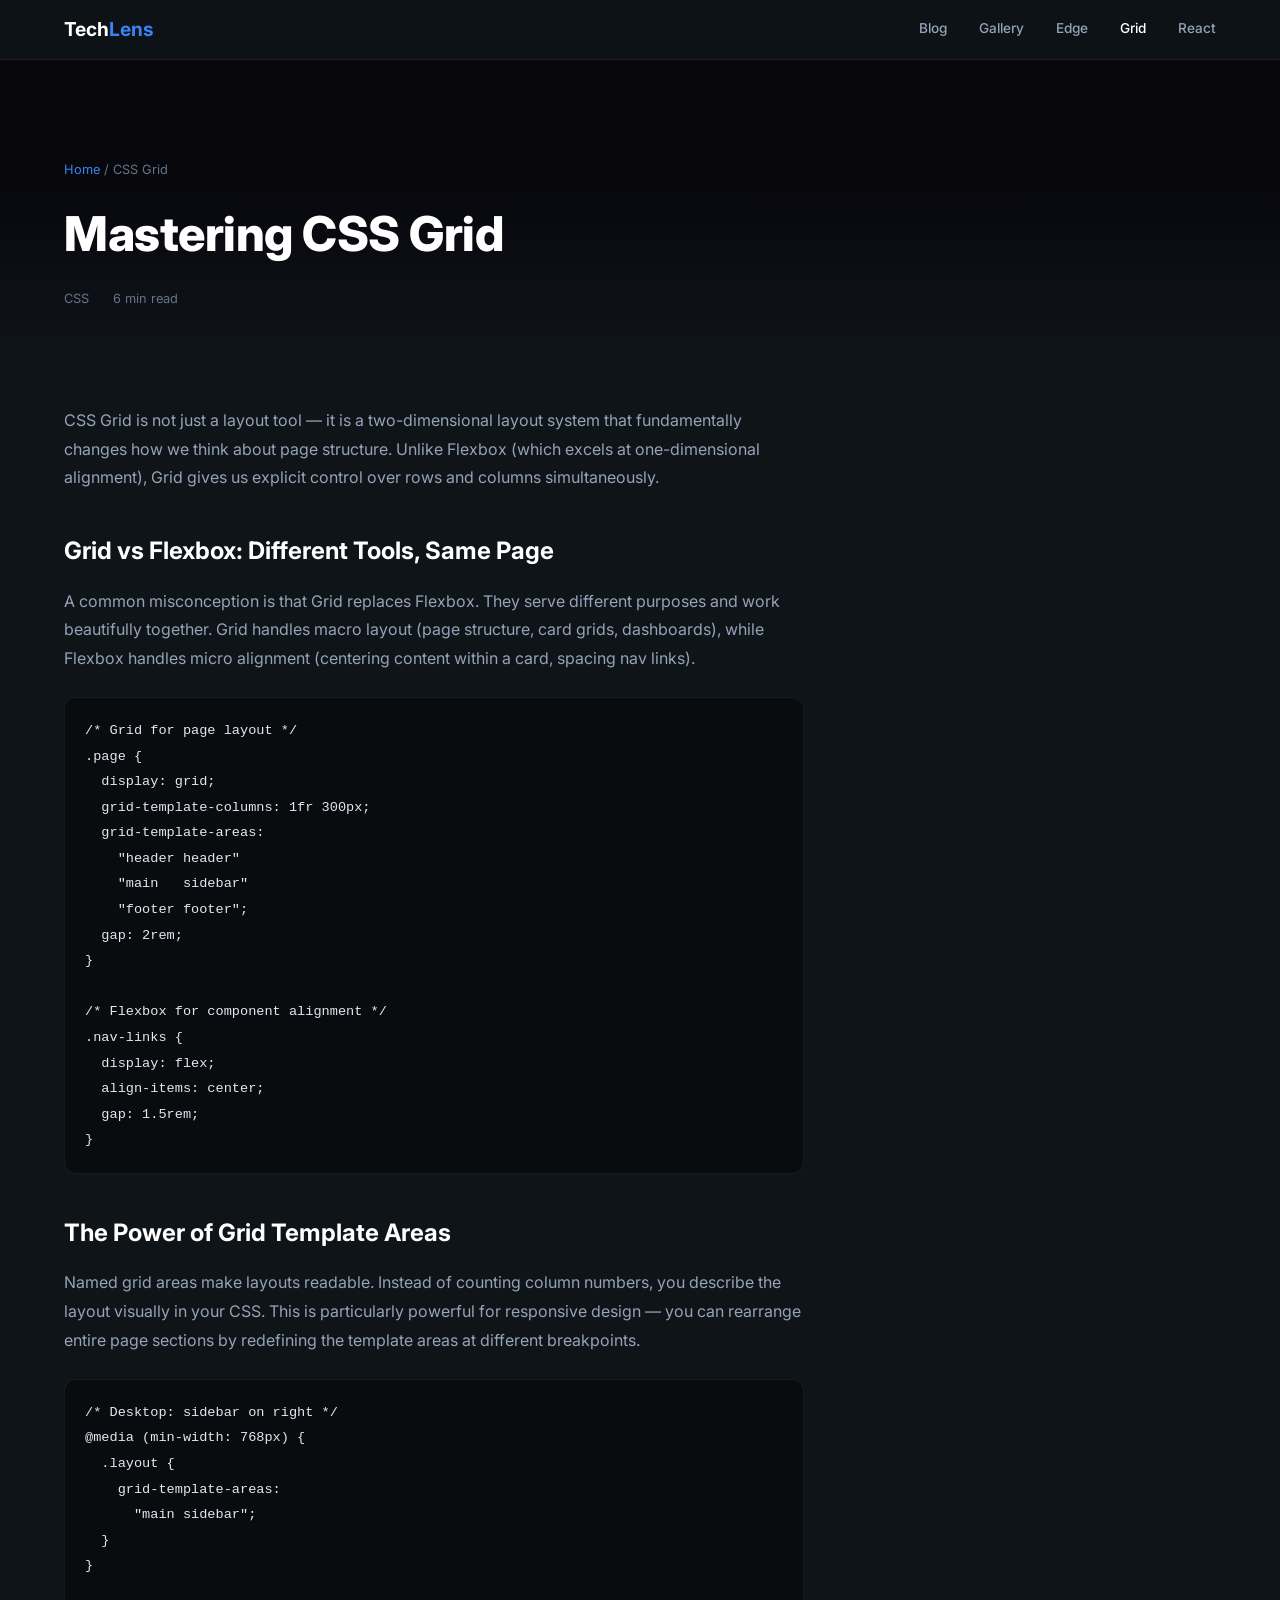
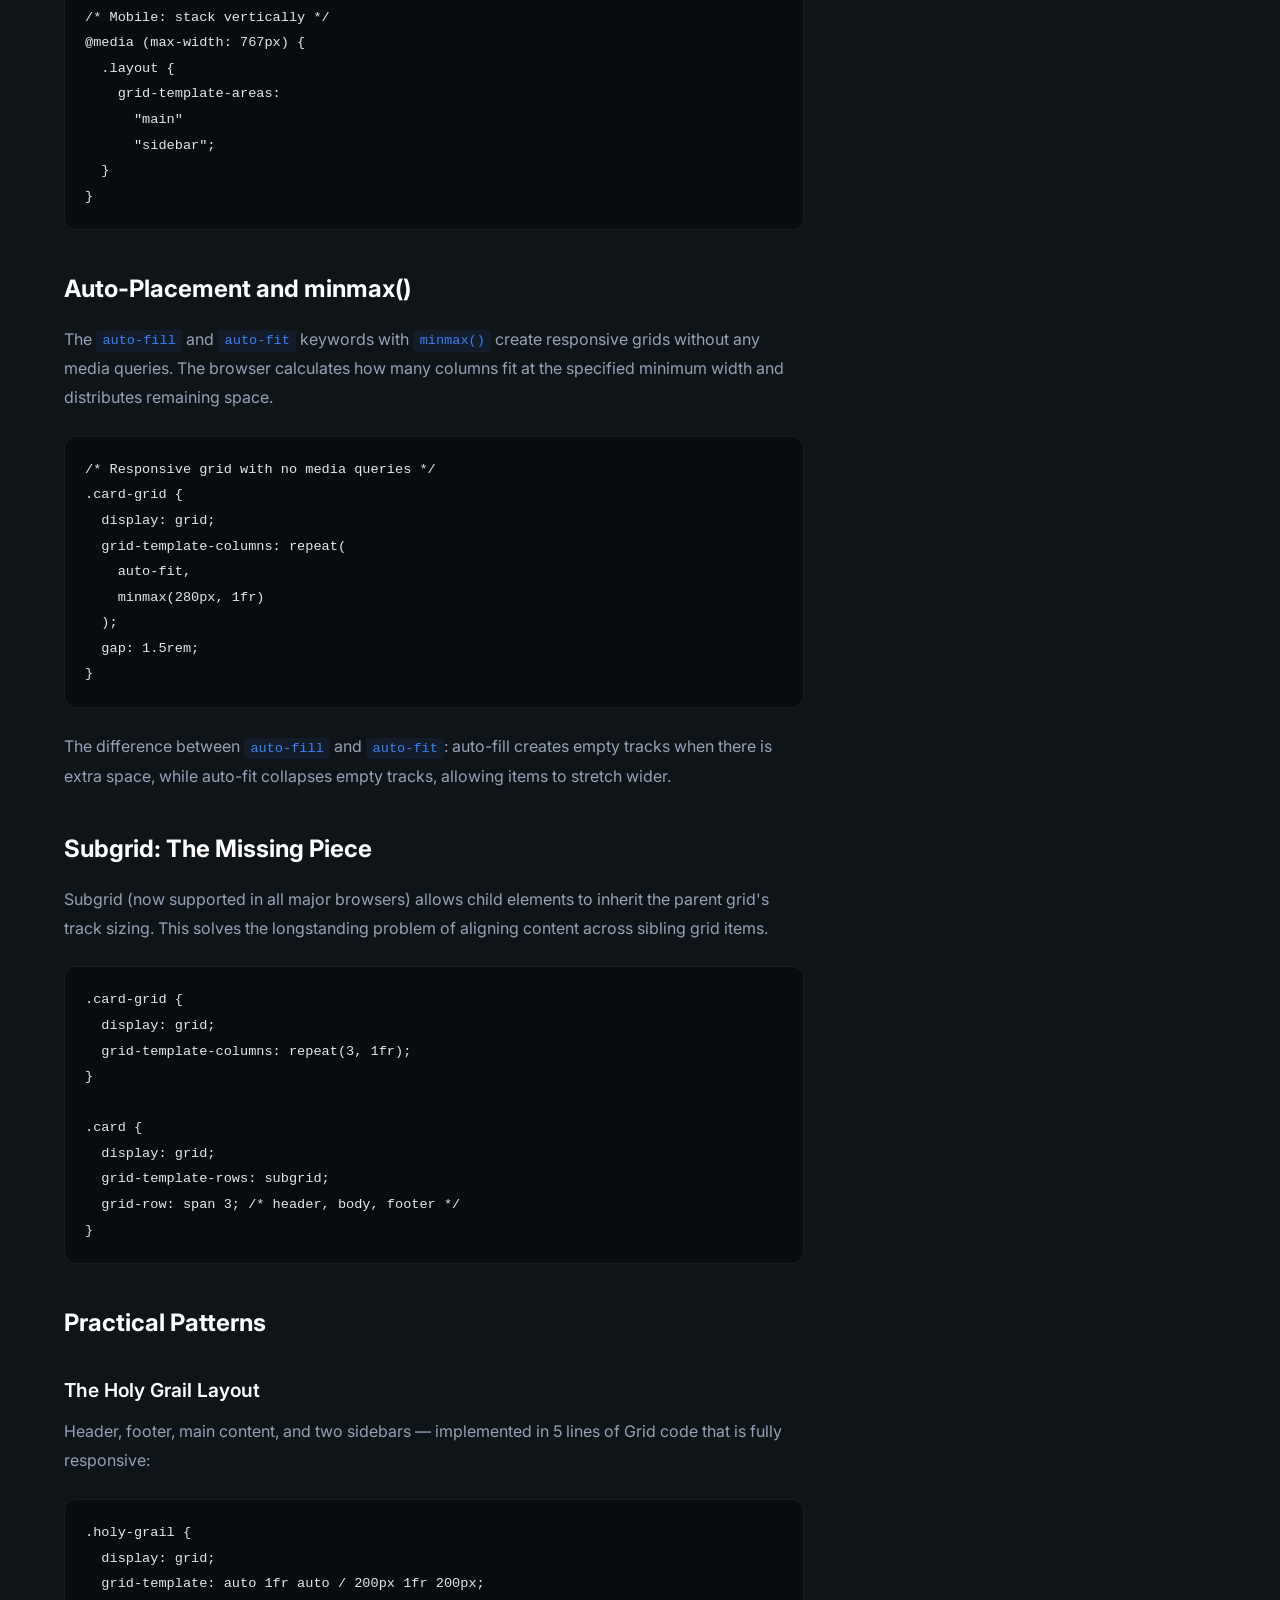
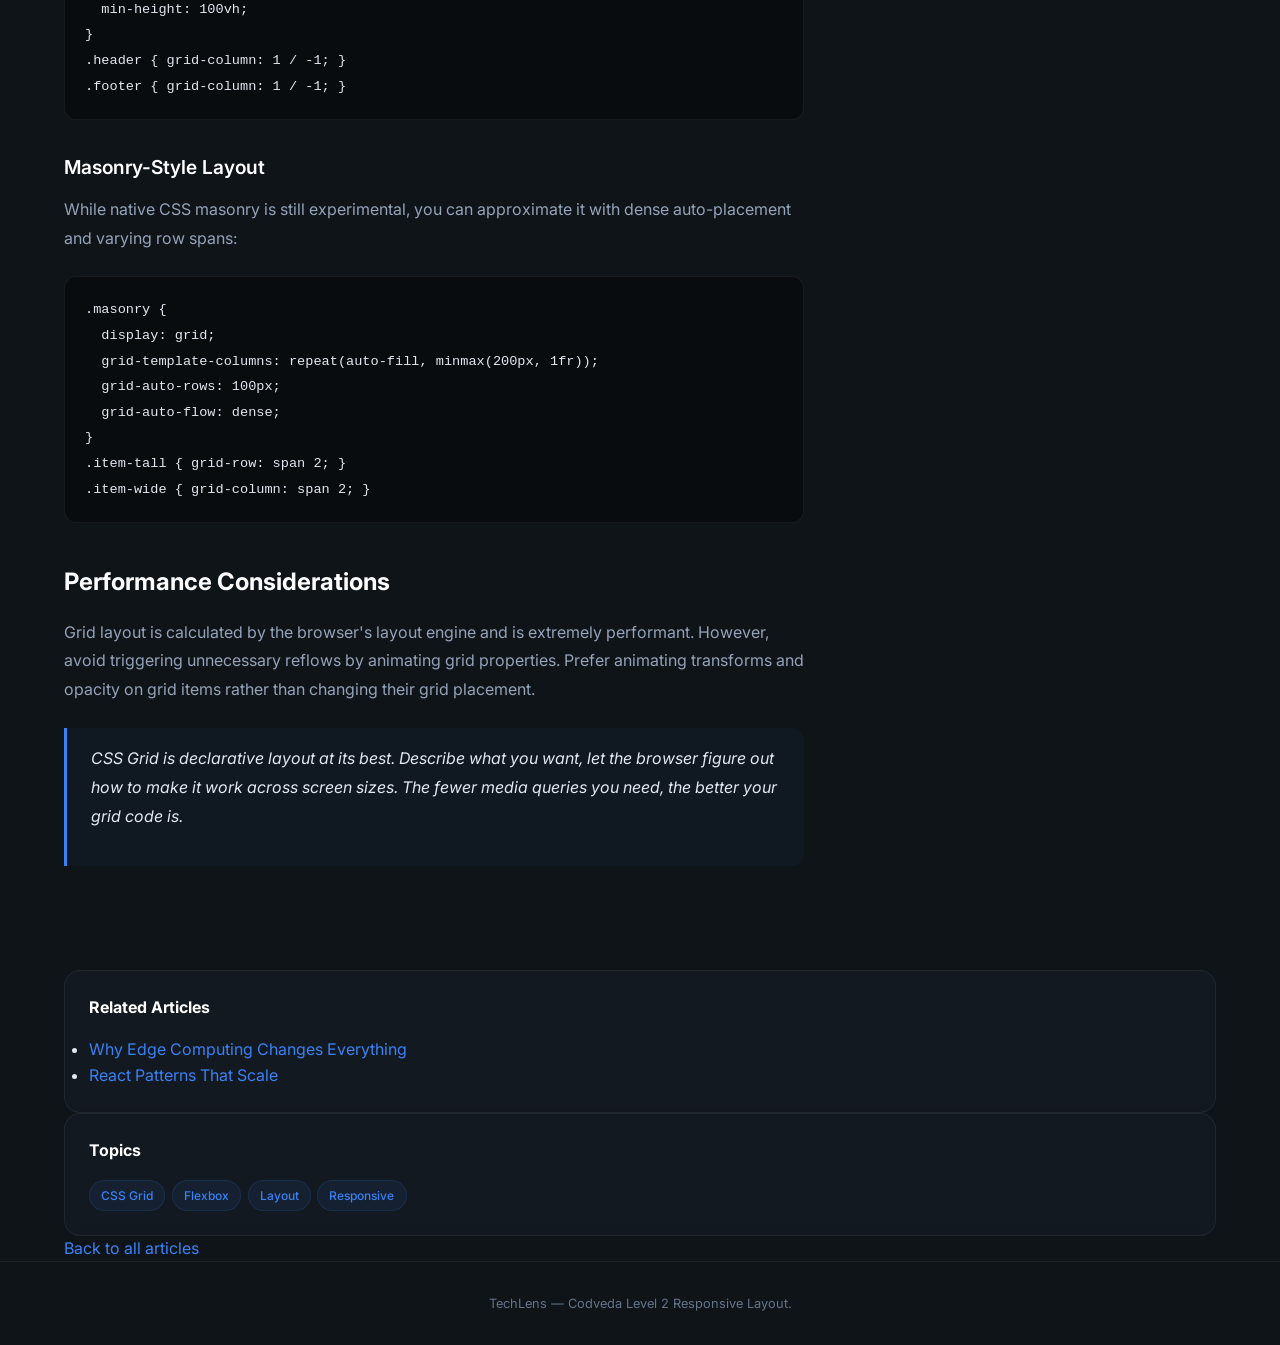
<file: article-css-grid.html>
<!DOCTYPE html>
<html lang="en">
<head>
  <meta charset="UTF-8">
  <meta name="viewport" content="width=device-width, initial-scale=1.0">
  <meta name="description" content="From basic 12-column layouts to complex asymmetric grids with named areas and auto-placement.">
  <title>Mastering CSS Grid | TechLens</title>
  <link rel="icon" type="image/svg+xml" href="data:image/svg+xml,%3Csvg xmlns='http://www.w3.org/2000/svg' viewBox='0 0 32 32'%3E%3Crect width='32' height='32' rx='8' fill='%230f1419'/%3E%3Ccircle cx='16' cy='16' r='8' fill='none' stroke='%233b82f6' stroke-width='2'/%3E%3Ccircle cx='16' cy='16' r='3' fill='%233b82f6'/%3E%3C/svg%3E">
  <link rel="preconnect" href="https://fonts.googleapis.com">
  <link rel="preconnect" href="https://fonts.gstatic.com" crossorigin>
  <link href="https://fonts.googleapis.com/css2?family=Inter:wght@400;500;600;700;800&display=swap" rel="stylesheet">
  <link rel="stylesheet" href="styles/styles.css">
</head>
<body>
  <a href="#article-content" class="sr-only">Skip to article content</a>

  <header class="site-nav">
    <div class="container nav-inner">
      <a href="index.html" class="nav-logo">Tech<span>Lens</span></a>
      <nav class="nav-links" aria-label="Main navigation">
        <a href="index.html#blog">Blog</a>
        <a href="index.html#gallery">Gallery</a>
        <a href="article-edge-computing.html">Edge</a>
        <a href="article-css-grid.html" class="active">Grid</a>
        <a href="article-react-patterns.html">React</a>
      </nav>
      <button class="hamburger" id="hamburger" aria-label="Open navigation menu" aria-expanded="false" aria-controls="mobile-menu">
        <span></span><span></span><span></span>
      </button>
    </div>
    <div class="mobile-overlay" id="mobile-overlay"></div>
    <nav class="mobile-menu" id="mobile-menu" aria-label="Mobile navigation">
      <a href="index.html#blog">Blog</a>
      <a href="index.html#gallery">Gallery</a>
      <a href="article-edge-computing.html">Edge Computing</a>
      <a href="article-css-grid.html">CSS Grid</a>
      <a href="article-react-patterns.html">React Patterns</a>
    </nav>
  </header>

  <div class="article-hero" style="--hero-img: url('https://images.unsplash.com/photo-1507003211169-0a1dd7228f2d?w=1200&h=500&fit=crop')">
    <div class="container">
      <nav class="breadcrumb" aria-label="Breadcrumb">
        <a href="index.html">Home</a> <span>/</span> <span>CSS Grid</span>
      </nav>
      <h1>Mastering CSS Grid</h1>
      <div class="article-meta">
        <span class="badge">CSS</span>
        <span>6 min read</span>
      </div>
    </div>
  </div>

  <main id="article-content">
    <div class="container article-layout">
      <article class="article-content">
        <p class="lead">CSS Grid is not just a layout tool — it is a two-dimensional layout system that fundamentally changes how we think about page structure. Unlike Flexbox (which excels at one-dimensional alignment), Grid gives us explicit control over rows and columns simultaneously.</p>

        <h2>Grid vs Flexbox: Different Tools, Same Page</h2>
        <p>A common misconception is that Grid replaces Flexbox. They serve different purposes and work beautifully together. Grid handles macro layout (page structure, card grids, dashboards), while Flexbox handles micro alignment (centering content within a card, spacing nav links).</p>

        <pre><code>/* Grid for page layout */
.page {
  display: grid;
  grid-template-columns: 1fr 300px;
  grid-template-areas:
    "header header"
    "main   sidebar"
    "footer footer";
  gap: 2rem;
}

/* Flexbox for component alignment */
.nav-links {
  display: flex;
  align-items: center;
  gap: 1.5rem;
}</code></pre>

        <h2>The Power of Grid Template Areas</h2>
        <p>Named grid areas make layouts readable. Instead of counting column numbers, you describe the layout visually in your CSS. This is particularly powerful for responsive design — you can rearrange entire page sections by redefining the template areas at different breakpoints.</p>

        <pre><code>/* Desktop: sidebar on right */
@media (min-width: 768px) {
  .layout {
    grid-template-areas:
      "main sidebar";
  }
}

/* Mobile: stack vertically */
@media (max-width: 767px) {
  .layout {
    grid-template-areas:
      "main"
      "sidebar";
  }
}</code></pre>

        <h2>Auto-Placement and minmax()</h2>
        <p>The <code>auto-fill</code> and <code>auto-fit</code> keywords with <code>minmax()</code> create responsive grids without any media queries. The browser calculates how many columns fit at the specified minimum width and distributes remaining space.</p>

        <pre><code>/* Responsive grid with no media queries */
.card-grid {
  display: grid;
  grid-template-columns: repeat(
    auto-fit, 
    minmax(280px, 1fr)
  );
  gap: 1.5rem;
}</code></pre>

        <p>The difference between <code>auto-fill</code> and <code>auto-fit</code>: auto-fill creates empty tracks when there is extra space, while auto-fit collapses empty tracks, allowing items to stretch wider.</p>

        <h2>Subgrid: The Missing Piece</h2>
        <p>Subgrid (now supported in all major browsers) allows child elements to inherit the parent grid's track sizing. This solves the longstanding problem of aligning content across sibling grid items.</p>

        <pre><code>.card-grid {
  display: grid;
  grid-template-columns: repeat(3, 1fr);
}

.card {
  display: grid;
  grid-template-rows: subgrid;
  grid-row: span 3; /* header, body, footer */
}</code></pre>

        <h2>Practical Patterns</h2>
        <h3>The Holy Grail Layout</h3>
        <p>Header, footer, main content, and two sidebars — implemented in 5 lines of Grid code that is fully responsive:</p>

        <pre><code>.holy-grail {
  display: grid;
  grid-template: auto 1fr auto / 200px 1fr 200px;
  min-height: 100vh;
}
.header { grid-column: 1 / -1; }
.footer { grid-column: 1 / -1; }</code></pre>

        <h3>Masonry-Style Layout</h3>
        <p>While native CSS masonry is still experimental, you can approximate it with dense auto-placement and varying row spans:</p>

        <pre><code>.masonry {
  display: grid;
  grid-template-columns: repeat(auto-fill, minmax(200px, 1fr));
  grid-auto-rows: 100px;
  grid-auto-flow: dense;
}
.item-tall { grid-row: span 2; }
.item-wide { grid-column: span 2; }</code></pre>

        <h2>Performance Considerations</h2>
        <p>Grid layout is calculated by the browser's layout engine and is extremely performant. However, avoid triggering unnecessary reflows by animating grid properties. Prefer animating transforms and opacity on grid items rather than changing their grid placement.</p>

        <blockquote>
          <p>CSS Grid is declarative layout at its best. Describe what you want, let the browser figure out how to make it work across screen sizes. The fewer media queries you need, the better your grid code is.</p>
        </blockquote>
      </article>

      <aside class="article-sidebar">
        <div class="sidebar-card">
          <h3>Related Articles</h3>
          <ul class="related-list">
            <li><a href="article-edge-computing.html">Why Edge Computing Changes Everything</a></li>
            <li><a href="article-react-patterns.html">React Patterns That Scale</a></li>
          </ul>
        </div>
        <div class="sidebar-card">
          <h3>Topics</h3>
          <div class="tag-pills">
            <span class="tag-pill">CSS Grid</span>
            <span class="tag-pill">Flexbox</span>
            <span class="tag-pill">Layout</span>
            <span class="tag-pill">Responsive</span>
          </div>
        </div>
        <a href="index.html" class="back-link">Back to all articles</a>
      </aside>
    </div>
  </main>

  <footer class="site-footer">
    <div class="container">
      <p>TechLens — Codveda Level 2 Responsive Layout.</p>
    </div>
  </footer>

  <script src="scripts/app.js"></script>
</body>
</html>
</file>
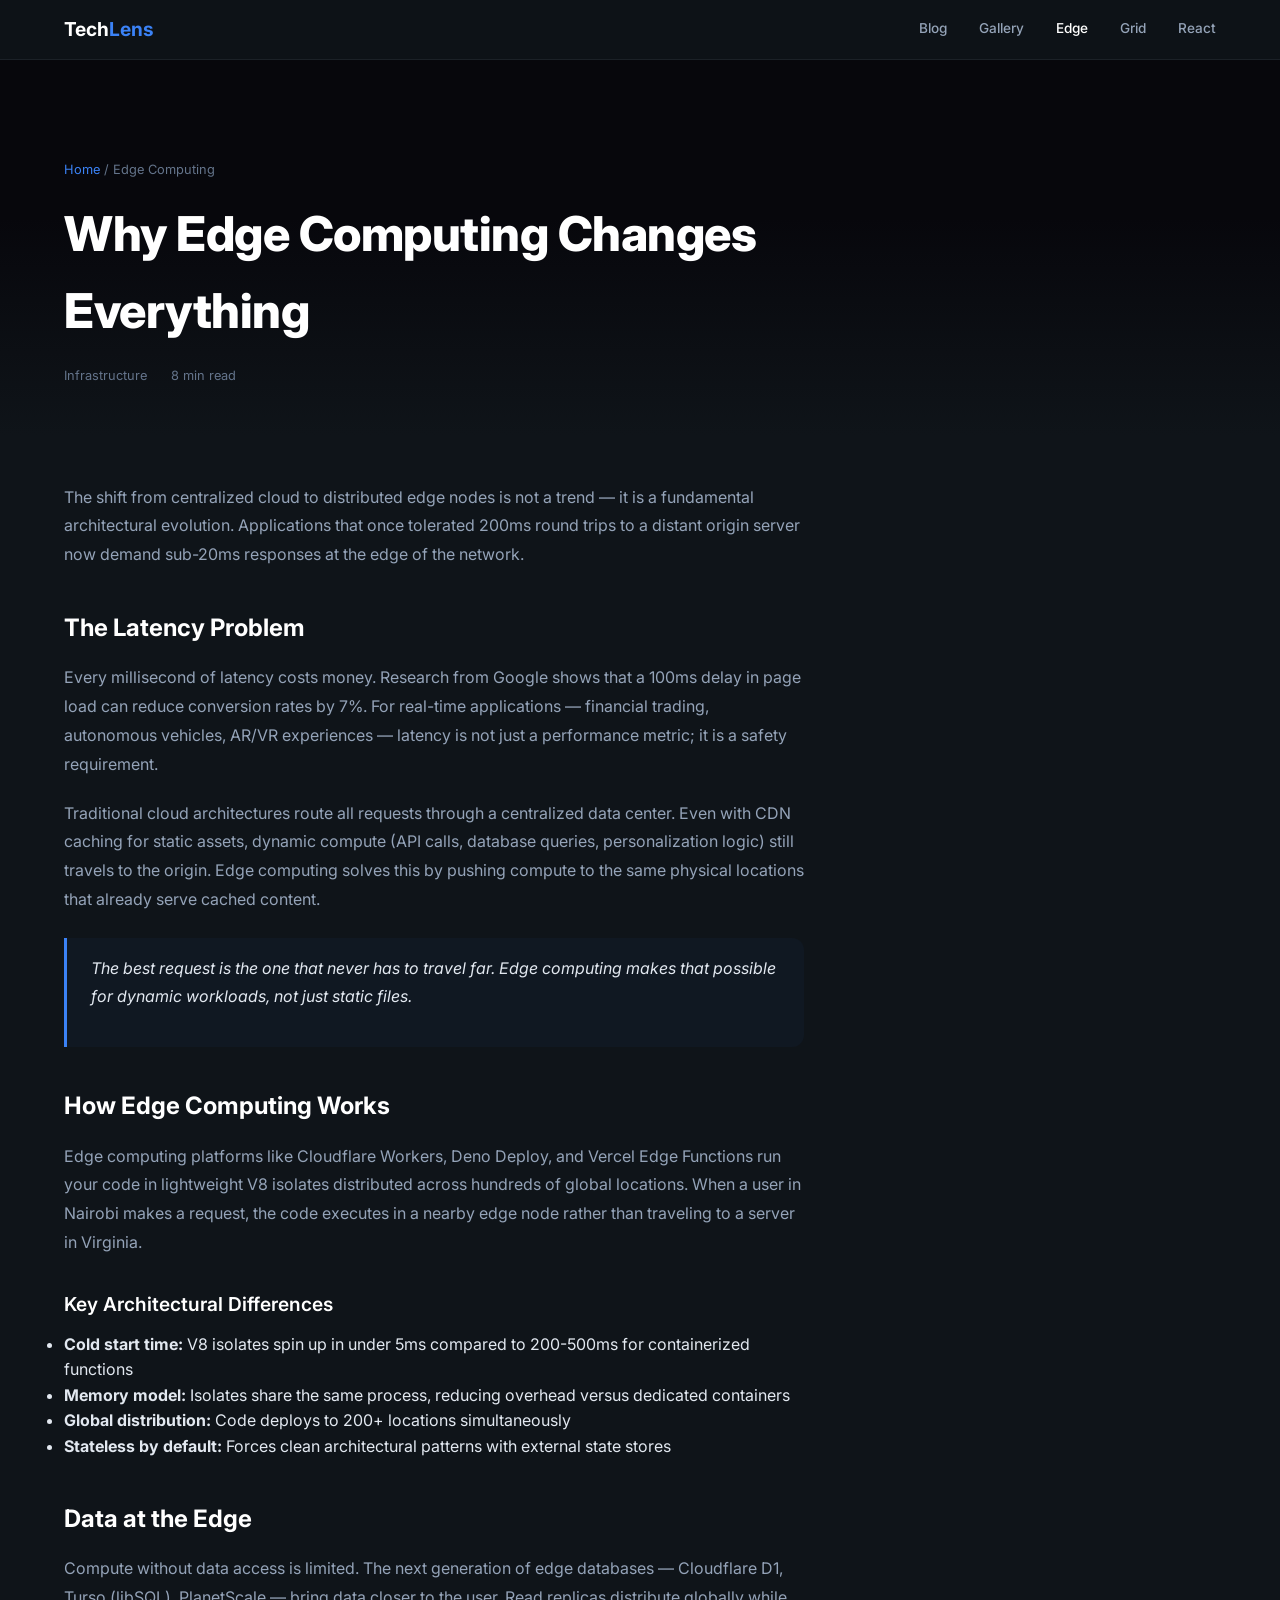
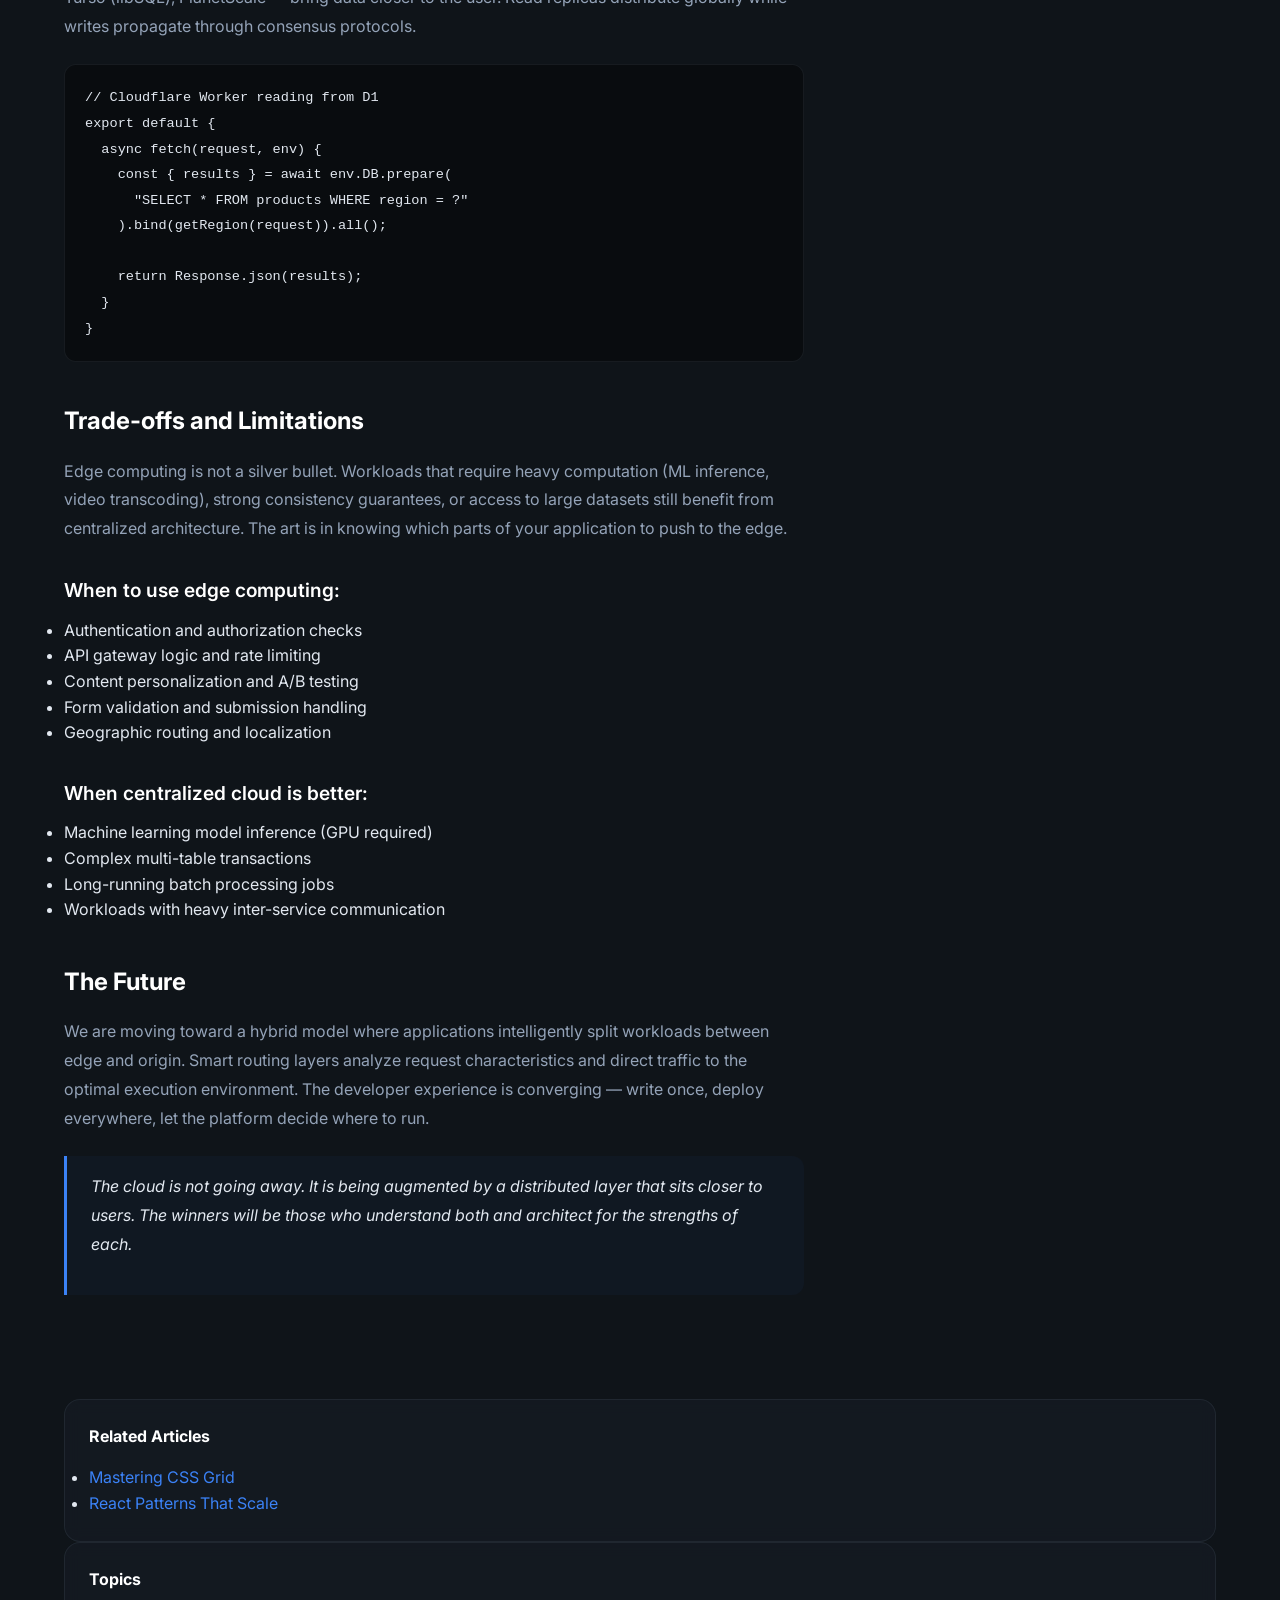
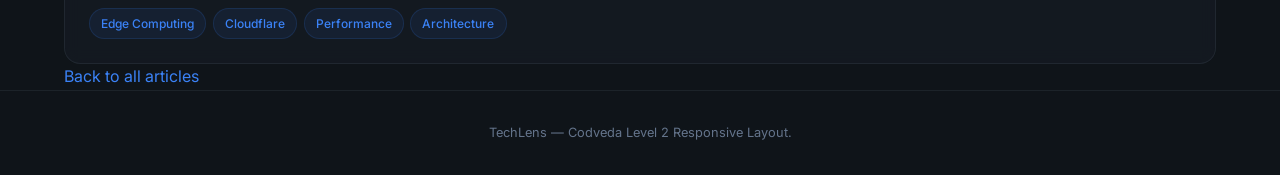
<file: article-edge-computing.html>
<!DOCTYPE html>
<html lang="en">
<head>
  <meta charset="UTF-8">
  <meta name="viewport" content="width=device-width, initial-scale=1.0">
  <meta name="description" content="Why edge computing is transforming how we think about latency, data sovereignty, and application architecture.">
  <title>Why Edge Computing Changes Everything | TechLens</title>
  <link rel="icon" type="image/svg+xml" href="data:image/svg+xml,%3Csvg xmlns='http://www.w3.org/2000/svg' viewBox='0 0 32 32'%3E%3Crect width='32' height='32' rx='8' fill='%230f1419'/%3E%3Ccircle cx='16' cy='16' r='8' fill='none' stroke='%233b82f6' stroke-width='2'/%3E%3Ccircle cx='16' cy='16' r='3' fill='%233b82f6'/%3E%3C/svg%3E">
  <link rel="preconnect" href="https://fonts.googleapis.com">
  <link rel="preconnect" href="https://fonts.gstatic.com" crossorigin>
  <link href="https://fonts.googleapis.com/css2?family=Inter:wght@400;500;600;700;800&display=swap" rel="stylesheet">
  <link rel="stylesheet" href="styles/styles.css">
</head>
<body>
  <a href="#article-content" class="sr-only">Skip to article content</a>

  <header class="site-nav">
    <div class="container nav-inner">
      <a href="index.html" class="nav-logo">Tech<span>Lens</span></a>
      <nav class="nav-links" aria-label="Main navigation">
        <a href="index.html#blog">Blog</a>
        <a href="index.html#gallery">Gallery</a>
        <a href="article-edge-computing.html" class="active">Edge</a>
        <a href="article-css-grid.html">Grid</a>
        <a href="article-react-patterns.html">React</a>
      </nav>
      <button class="hamburger" id="hamburger" aria-label="Open navigation menu" aria-expanded="false" aria-controls="mobile-menu">
        <span></span><span></span><span></span>
      </button>
    </div>
    <div class="mobile-overlay" id="mobile-overlay"></div>
    <nav class="mobile-menu" id="mobile-menu" aria-label="Mobile navigation">
      <a href="index.html#blog">Blog</a>
      <a href="index.html#gallery">Gallery</a>
      <a href="article-edge-computing.html">Edge Computing</a>
      <a href="article-css-grid.html">CSS Grid</a>
      <a href="article-react-patterns.html">React Patterns</a>
    </nav>
  </header>

  <div class="article-hero" style="--hero-img: url('https://images.unsplash.com/photo-1558494949-ef010cbdcc31?w=1200&h=500&fit=crop')">
    <div class="container">
      <nav class="breadcrumb" aria-label="Breadcrumb">
        <a href="index.html">Home</a> <span>/</span> <span>Edge Computing</span>
      </nav>
      <h1>Why Edge Computing Changes Everything</h1>
      <div class="article-meta">
        <span class="badge">Infrastructure</span>
        <span>8 min read</span>
      </div>
    </div>
  </div>

  <main id="article-content">
    <div class="container article-layout">
      <article class="article-content">
        <p class="lead">The shift from centralized cloud to distributed edge nodes is not a trend — it is a fundamental architectural evolution. Applications that once tolerated 200ms round trips to a distant origin server now demand sub-20ms responses at the edge of the network.</p>

        <h2>The Latency Problem</h2>
        <p>Every millisecond of latency costs money. Research from Google shows that a 100ms delay in page load can reduce conversion rates by 7%. For real-time applications — financial trading, autonomous vehicles, AR/VR experiences — latency is not just a performance metric; it is a safety requirement.</p>
        <p>Traditional cloud architectures route all requests through a centralized data center. Even with CDN caching for static assets, dynamic compute (API calls, database queries, personalization logic) still travels to the origin. Edge computing solves this by pushing compute to the same physical locations that already serve cached content.</p>

        <blockquote>
          <p>The best request is the one that never has to travel far. Edge computing makes that possible for dynamic workloads, not just static files.</p>
        </blockquote>

        <h2>How Edge Computing Works</h2>
        <p>Edge computing platforms like Cloudflare Workers, Deno Deploy, and Vercel Edge Functions run your code in lightweight V8 isolates distributed across hundreds of global locations. When a user in Nairobi makes a request, the code executes in a nearby edge node rather than traveling to a server in Virginia.</p>

        <h3>Key Architectural Differences</h3>
        <ul>
          <li><strong>Cold start time:</strong> V8 isolates spin up in under 5ms compared to 200-500ms for containerized functions</li>
          <li><strong>Memory model:</strong> Isolates share the same process, reducing overhead versus dedicated containers</li>
          <li><strong>Global distribution:</strong> Code deploys to 200+ locations simultaneously</li>
          <li><strong>Stateless by default:</strong> Forces clean architectural patterns with external state stores</li>
        </ul>

        <h2>Data at the Edge</h2>
        <p>Compute without data access is limited. The next generation of edge databases — Cloudflare D1, Turso (libSQL), PlanetScale — bring data closer to the user. Read replicas distribute globally while writes propagate through consensus protocols.</p>

        <pre><code>// Cloudflare Worker reading from D1
export default {
  async fetch(request, env) {
    const { results } = await env.DB.prepare(
      "SELECT * FROM products WHERE region = ?"
    ).bind(getRegion(request)).all();
    
    return Response.json(results);
  }
}</code></pre>

        <h2>Trade-offs and Limitations</h2>
        <p>Edge computing is not a silver bullet. Workloads that require heavy computation (ML inference, video transcoding), strong consistency guarantees, or access to large datasets still benefit from centralized architecture. The art is in knowing which parts of your application to push to the edge.</p>

        <h3>When to use edge computing:</h3>
        <ul>
          <li>Authentication and authorization checks</li>
          <li>API gateway logic and rate limiting</li>
          <li>Content personalization and A/B testing</li>
          <li>Form validation and submission handling</li>
          <li>Geographic routing and localization</li>
        </ul>

        <h3>When centralized cloud is better:</h3>
        <ul>
          <li>Machine learning model inference (GPU required)</li>
          <li>Complex multi-table transactions</li>
          <li>Long-running batch processing jobs</li>
          <li>Workloads with heavy inter-service communication</li>
        </ul>

        <h2>The Future</h2>
        <p>We are moving toward a hybrid model where applications intelligently split workloads between edge and origin. Smart routing layers analyze request characteristics and direct traffic to the optimal execution environment. The developer experience is converging — write once, deploy everywhere, let the platform decide where to run.</p>

        <blockquote>
          <p>The cloud is not going away. It is being augmented by a distributed layer that sits closer to users. The winners will be those who understand both and architect for the strengths of each.</p>
        </blockquote>
      </article>

      <aside class="article-sidebar">
        <div class="sidebar-card">
          <h3>Related Articles</h3>
          <ul class="related-list">
            <li><a href="article-css-grid.html">Mastering CSS Grid</a></li>
            <li><a href="article-react-patterns.html">React Patterns That Scale</a></li>
          </ul>
        </div>
        <div class="sidebar-card">
          <h3>Topics</h3>
          <div class="tag-pills">
            <span class="tag-pill">Edge Computing</span>
            <span class="tag-pill">Cloudflare</span>
            <span class="tag-pill">Performance</span>
            <span class="tag-pill">Architecture</span>
          </div>
        </div>
        <a href="index.html" class="back-link">Back to all articles</a>
      </aside>
    </div>
  </main>

  <footer class="site-footer">
    <div class="container">
      <p>TechLens — Codveda Level 2 Responsive Layout.</p>
    </div>
  </footer>

  <script src="scripts/app.js"></script>
</body>
</html>
</file>
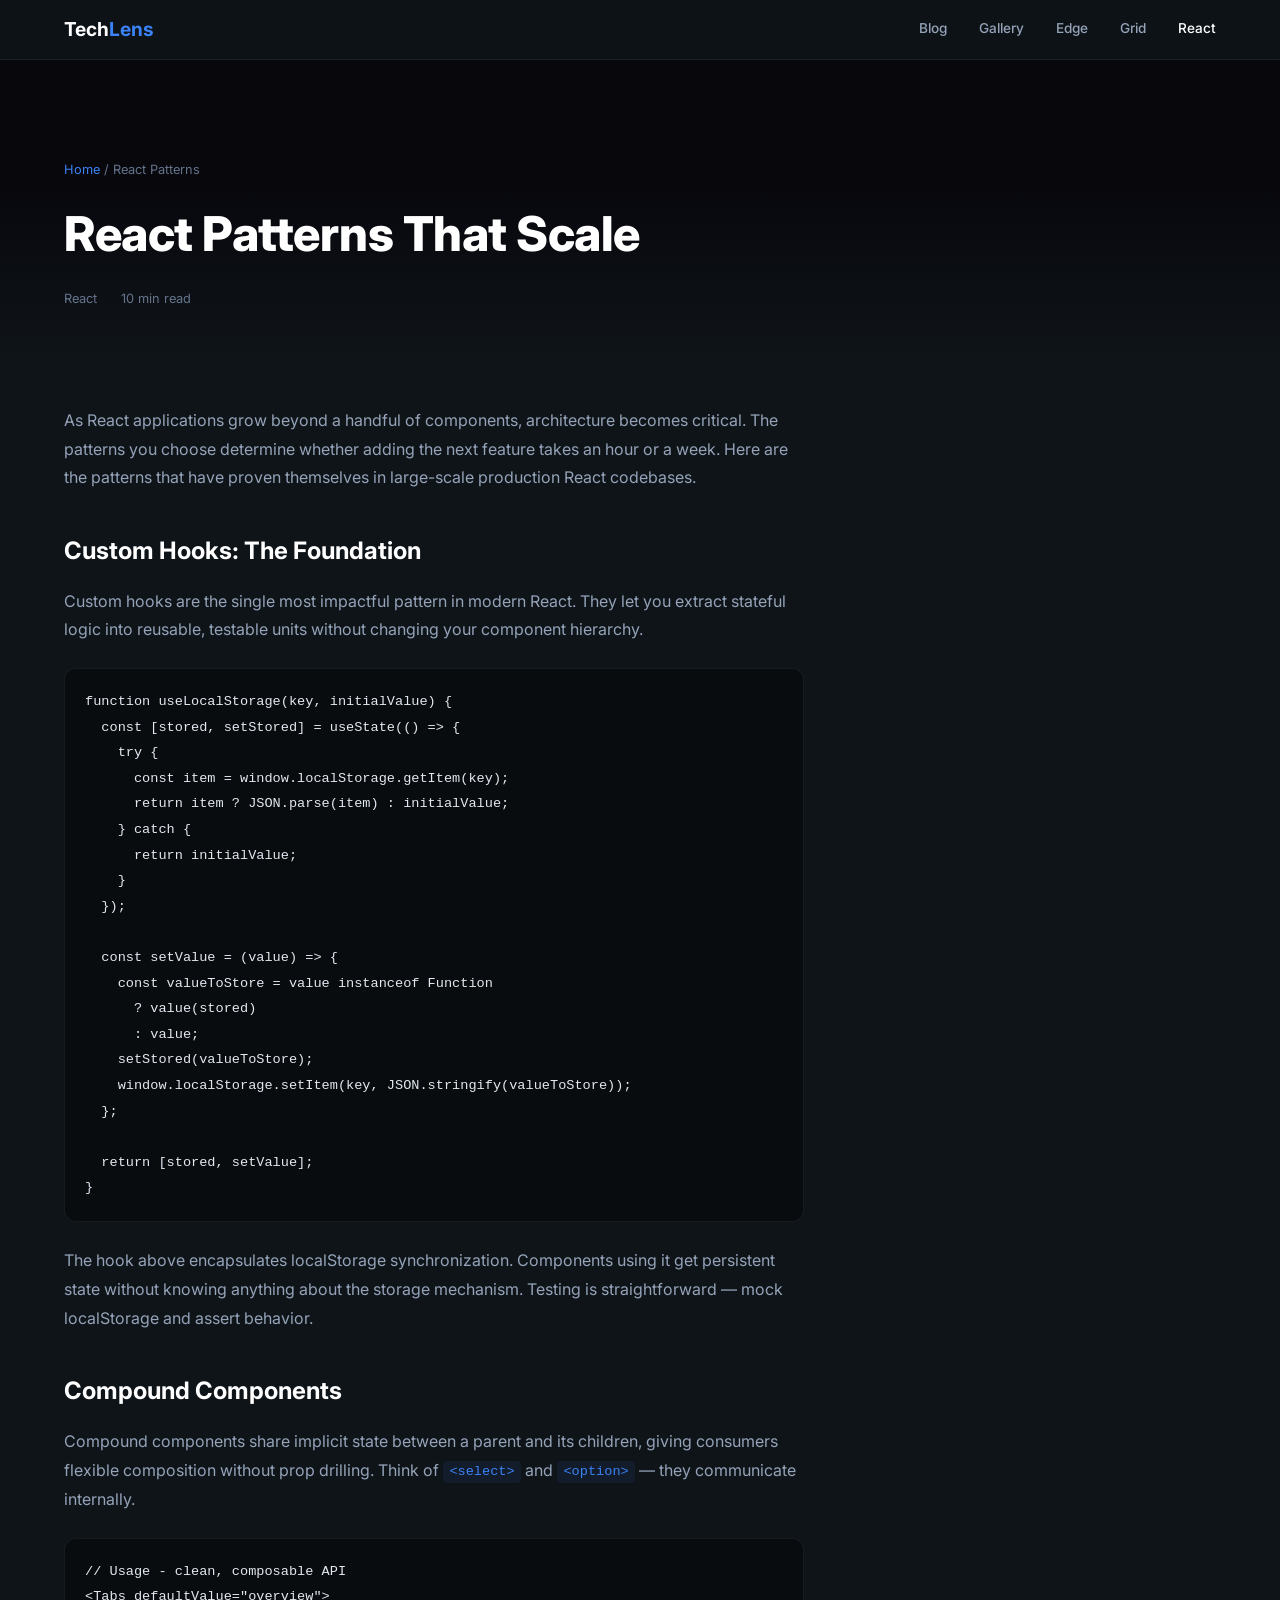
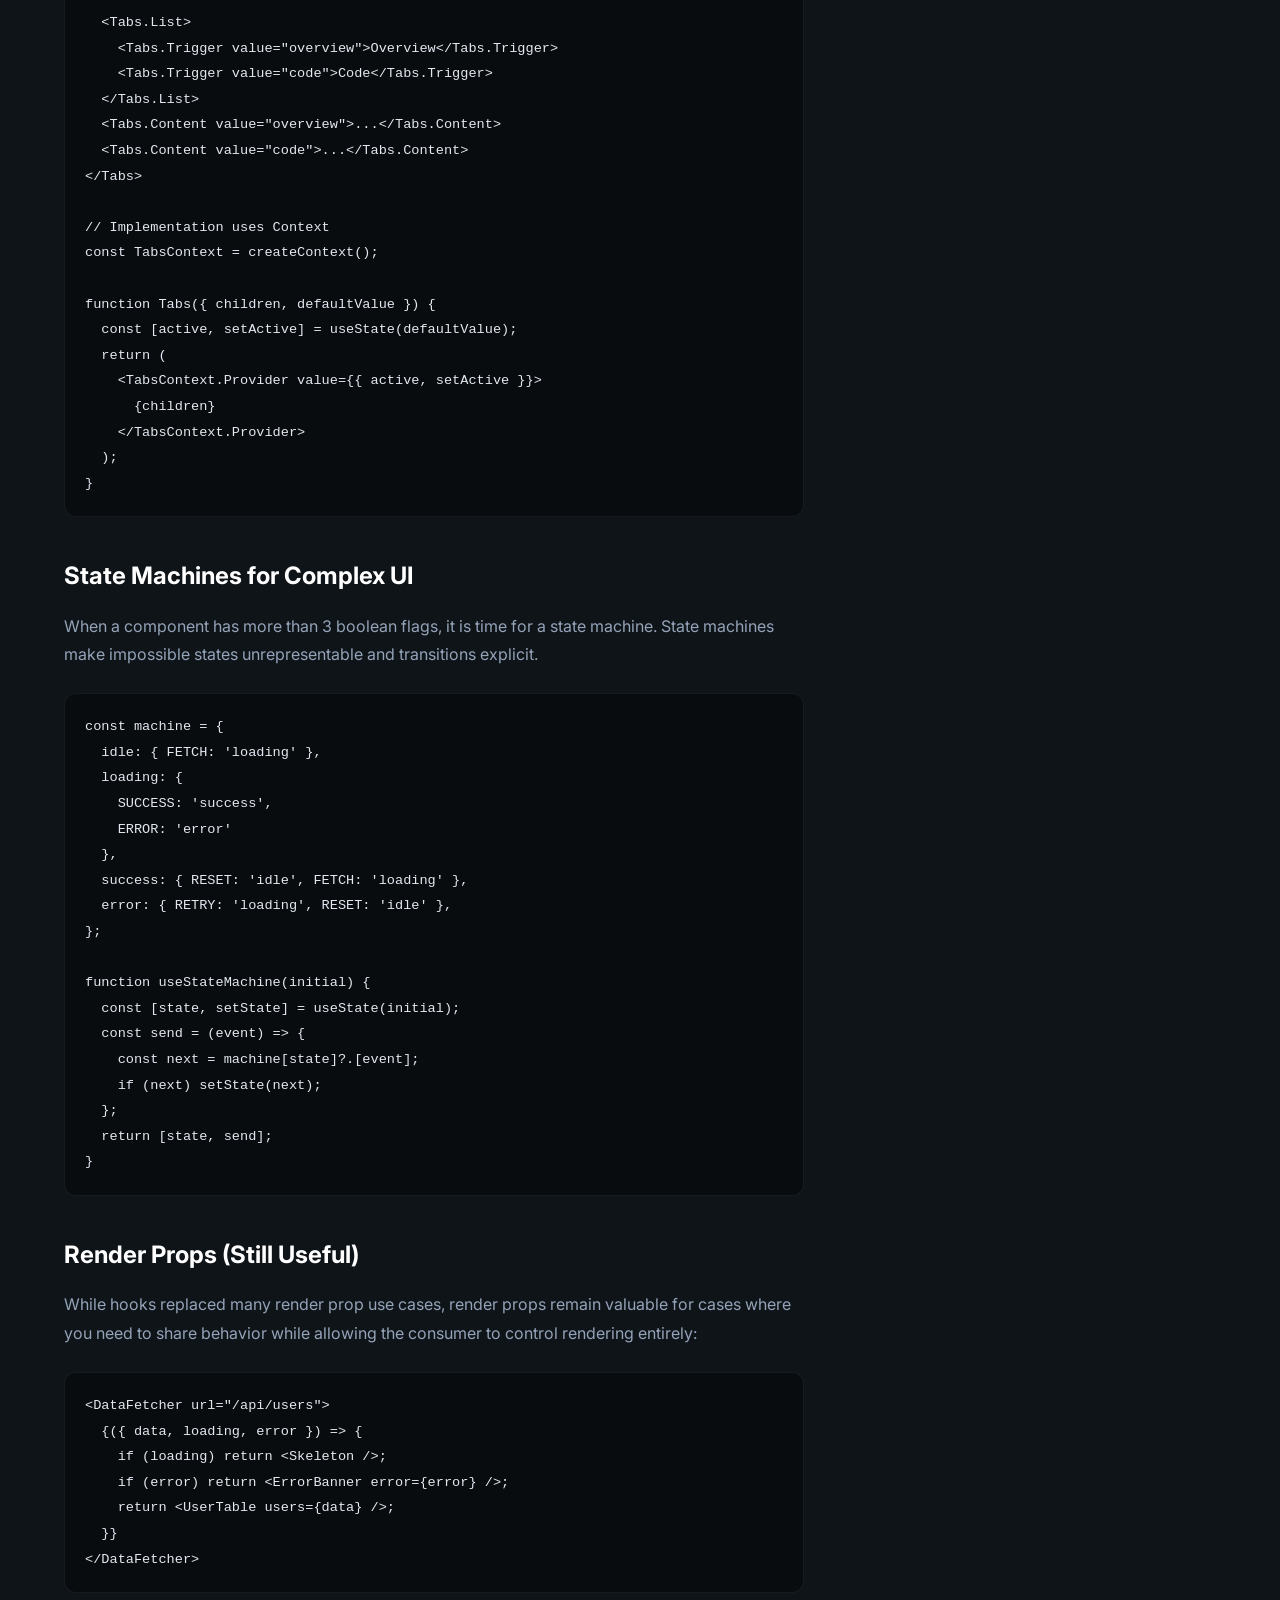
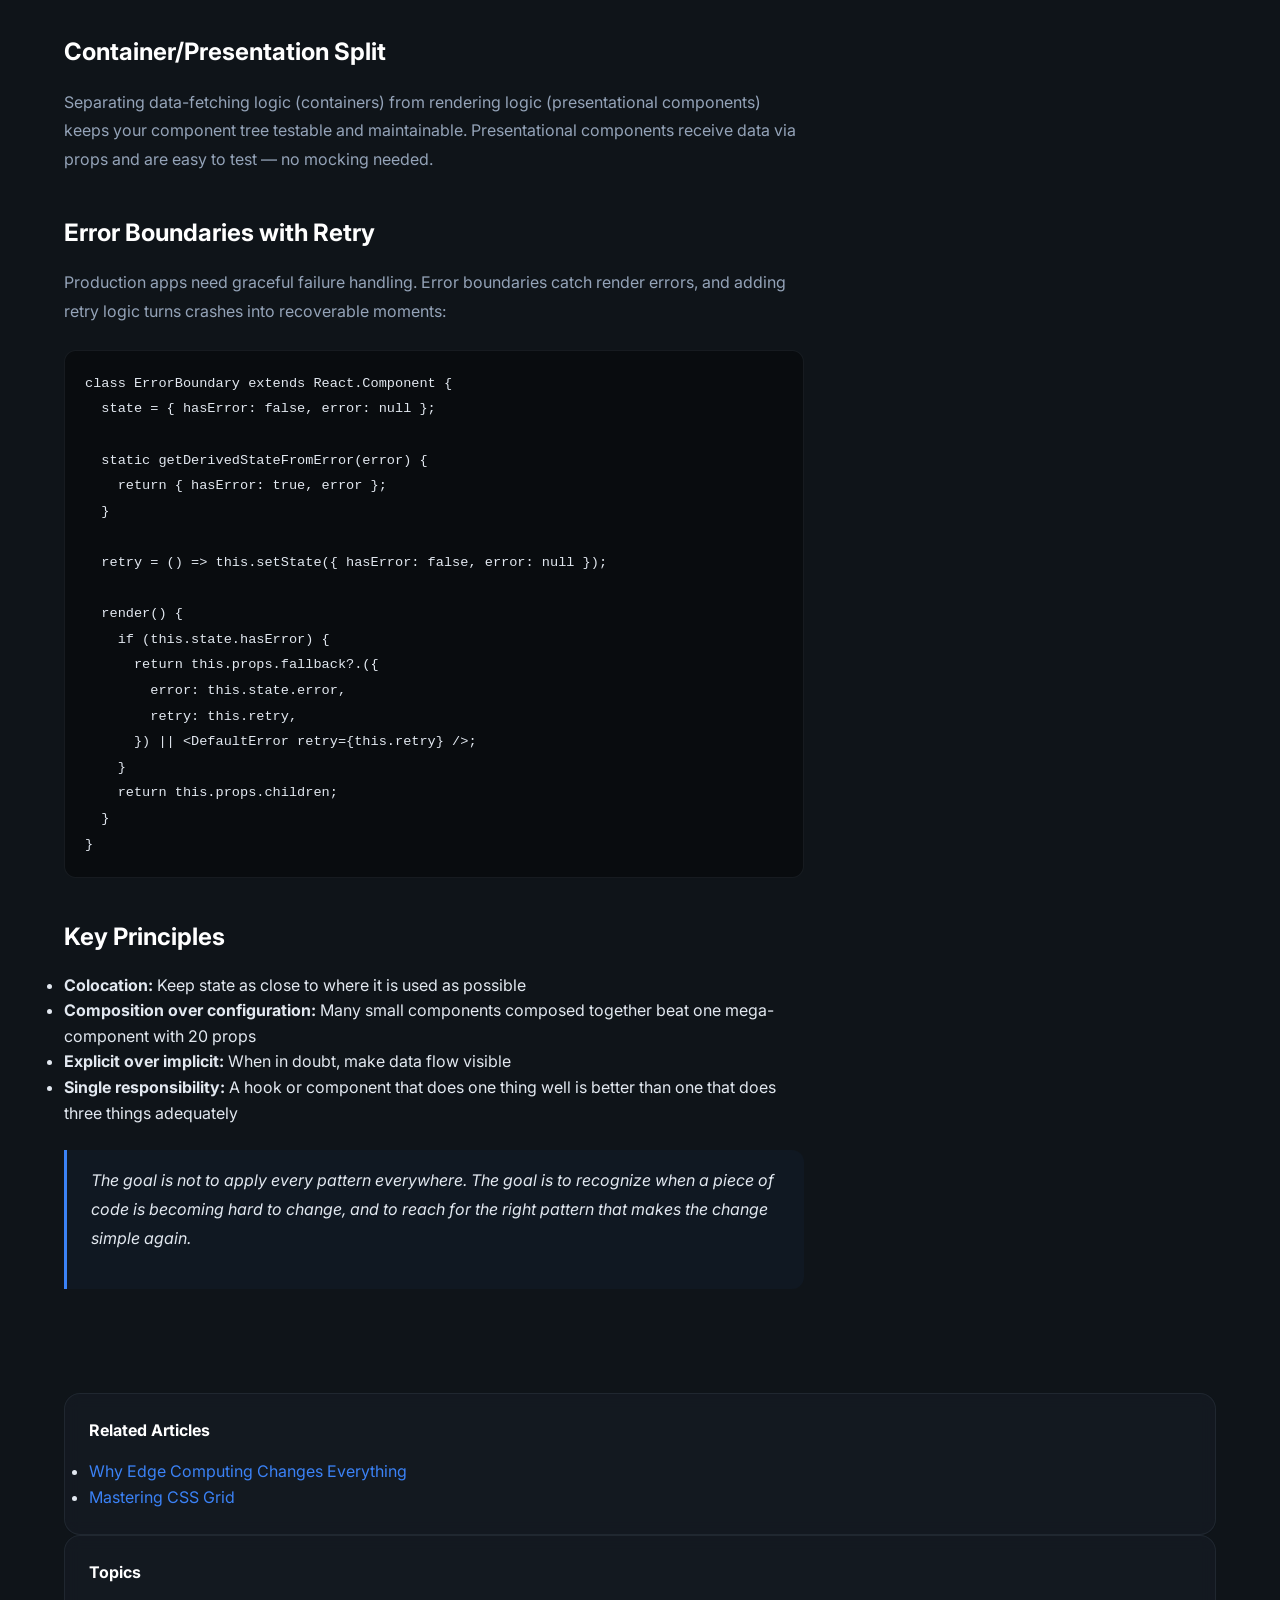
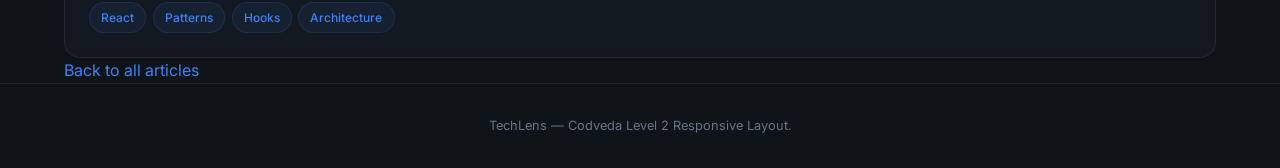
<file: article-react-patterns.html>
<!DOCTYPE html>
<html lang="en">
<head>
  <meta charset="UTF-8">
  <meta name="viewport" content="width=device-width, initial-scale=1.0">
  <meta name="description" content="Compound components, render props, custom hooks, and the patterns that keep large React apps maintainable.">
  <title>React Patterns That Scale | TechLens</title>
  <link rel="icon" type="image/svg+xml" href="data:image/svg+xml,%3Csvg xmlns='http://www.w3.org/2000/svg' viewBox='0 0 32 32'%3E%3Crect width='32' height='32' rx='8' fill='%230f1419'/%3E%3Ccircle cx='16' cy='16' r='8' fill='none' stroke='%233b82f6' stroke-width='2'/%3E%3Ccircle cx='16' cy='16' r='3' fill='%233b82f6'/%3E%3C/svg%3E">
  <link rel="preconnect" href="https://fonts.googleapis.com">
  <link rel="preconnect" href="https://fonts.gstatic.com" crossorigin>
  <link href="https://fonts.googleapis.com/css2?family=Inter:wght@400;500;600;700;800&display=swap" rel="stylesheet">
  <link rel="stylesheet" href="styles/styles.css">
</head>
<body>
  <a href="#article-content" class="sr-only">Skip to article content</a>

  <header class="site-nav">
    <div class="container nav-inner">
      <a href="index.html" class="nav-logo">Tech<span>Lens</span></a>
      <nav class="nav-links" aria-label="Main navigation">
        <a href="index.html#blog">Blog</a>
        <a href="index.html#gallery">Gallery</a>
        <a href="article-edge-computing.html">Edge</a>
        <a href="article-css-grid.html">Grid</a>
        <a href="article-react-patterns.html" class="active">React</a>
      </nav>
      <button class="hamburger" id="hamburger" aria-label="Open navigation menu" aria-expanded="false" aria-controls="mobile-menu">
        <span></span><span></span><span></span>
      </button>
    </div>
    <div class="mobile-overlay" id="mobile-overlay"></div>
    <nav class="mobile-menu" id="mobile-menu" aria-label="Mobile navigation">
      <a href="index.html#blog">Blog</a>
      <a href="index.html#gallery">Gallery</a>
      <a href="article-edge-computing.html">Edge Computing</a>
      <a href="article-css-grid.html">CSS Grid</a>
      <a href="article-react-patterns.html">React Patterns</a>
    </nav>
  </header>

  <div class="article-hero" style="--hero-img: url('https://images.unsplash.com/photo-1633356122544-f134324a6cee?w=1200&h=500&fit=crop')">
    <div class="container">
      <nav class="breadcrumb" aria-label="Breadcrumb">
        <a href="index.html">Home</a> <span>/</span> <span>React Patterns</span>
      </nav>
      <h1>React Patterns That Scale</h1>
      <div class="article-meta">
        <span class="badge">React</span>
        <span>10 min read</span>
      </div>
    </div>
  </div>

  <main id="article-content">
    <div class="container article-layout">
      <article class="article-content">
        <p class="lead">As React applications grow beyond a handful of components, architecture becomes critical. The patterns you choose determine whether adding the next feature takes an hour or a week. Here are the patterns that have proven themselves in large-scale production React codebases.</p>

        <h2>Custom Hooks: The Foundation</h2>
        <p>Custom hooks are the single most impactful pattern in modern React. They let you extract stateful logic into reusable, testable units without changing your component hierarchy.</p>

        <pre><code>function useLocalStorage(key, initialValue) {
  const [stored, setStored] = useState(() => {
    try {
      const item = window.localStorage.getItem(key);
      return item ? JSON.parse(item) : initialValue;
    } catch {
      return initialValue;
    }
  });

  const setValue = (value) => {
    const valueToStore = value instanceof Function 
      ? value(stored) 
      : value;
    setStored(valueToStore);
    window.localStorage.setItem(key, JSON.stringify(valueToStore));
  };

  return [stored, setValue];
}</code></pre>

        <p>The hook above encapsulates localStorage synchronization. Components using it get persistent state without knowing anything about the storage mechanism. Testing is straightforward — mock localStorage and assert behavior.</p>

        <h2>Compound Components</h2>
        <p>Compound components share implicit state between a parent and its children, giving consumers flexible composition without prop drilling. Think of <code>&lt;select&gt;</code> and <code>&lt;option&gt;</code> — they communicate internally.</p>

        <pre><code>// Usage - clean, composable API
&lt;Tabs defaultValue="overview"&gt;
  &lt;Tabs.List&gt;
    &lt;Tabs.Trigger value="overview"&gt;Overview&lt;/Tabs.Trigger&gt;
    &lt;Tabs.Trigger value="code"&gt;Code&lt;/Tabs.Trigger&gt;
  &lt;/Tabs.List&gt;
  &lt;Tabs.Content value="overview"&gt;...&lt;/Tabs.Content&gt;
  &lt;Tabs.Content value="code"&gt;...&lt;/Tabs.Content&gt;
&lt;/Tabs&gt;

// Implementation uses Context
const TabsContext = createContext();

function Tabs({ children, defaultValue }) {
  const [active, setActive] = useState(defaultValue);
  return (
    &lt;TabsContext.Provider value={{ active, setActive }}&gt;
      {children}
    &lt;/TabsContext.Provider&gt;
  );
}</code></pre>

        <h2>State Machines for Complex UI</h2>
        <p>When a component has more than 3 boolean flags, it is time for a state machine. State machines make impossible states unrepresentable and transitions explicit.</p>

        <pre><code>const machine = {
  idle: { FETCH: 'loading' },
  loading: { 
    SUCCESS: 'success', 
    ERROR: 'error' 
  },
  success: { RESET: 'idle', FETCH: 'loading' },
  error: { RETRY: 'loading', RESET: 'idle' },
};

function useStateMachine(initial) {
  const [state, setState] = useState(initial);
  const send = (event) => {
    const next = machine[state]?.[event];
    if (next) setState(next);
  };
  return [state, send];
}</code></pre>

        <h2>Render Props (Still Useful)</h2>
        <p>While hooks replaced many render prop use cases, render props remain valuable for cases where you need to share behavior while allowing the consumer to control rendering entirely:</p>

        <pre><code>&lt;DataFetcher url="/api/users"&gt;
  {({ data, loading, error }) =&gt; {
    if (loading) return &lt;Skeleton /&gt;;
    if (error) return &lt;ErrorBanner error={error} /&gt;;
    return &lt;UserTable users={data} /&gt;;
  }}
&lt;/DataFetcher&gt;</code></pre>

        <h2>Container/Presentation Split</h2>
        <p>Separating data-fetching logic (containers) from rendering logic (presentational components) keeps your component tree testable and maintainable. Presentational components receive data via props and are easy to test — no mocking needed.</p>

        <h2>Error Boundaries with Retry</h2>
        <p>Production apps need graceful failure handling. Error boundaries catch render errors, and adding retry logic turns crashes into recoverable moments:</p>

        <pre><code>class ErrorBoundary extends React.Component {
  state = { hasError: false, error: null };

  static getDerivedStateFromError(error) {
    return { hasError: true, error };
  }

  retry = () => this.setState({ hasError: false, error: null });

  render() {
    if (this.state.hasError) {
      return this.props.fallback?.({
        error: this.state.error,
        retry: this.retry,
      }) || &lt;DefaultError retry={this.retry} /&gt;;
    }
    return this.props.children;
  }
}</code></pre>

        <h2>Key Principles</h2>
        <ul>
          <li><strong>Colocation:</strong> Keep state as close to where it is used as possible</li>
          <li><strong>Composition over configuration:</strong> Many small components composed together beat one mega-component with 20 props</li>
          <li><strong>Explicit over implicit:</strong> When in doubt, make data flow visible</li>
          <li><strong>Single responsibility:</strong> A hook or component that does one thing well is better than one that does three things adequately</li>
        </ul>

        <blockquote>
          <p>The goal is not to apply every pattern everywhere. The goal is to recognize when a piece of code is becoming hard to change, and to reach for the right pattern that makes the change simple again.</p>
        </blockquote>
      </article>

      <aside class="article-sidebar">
        <div class="sidebar-card">
          <h3>Related Articles</h3>
          <ul class="related-list">
            <li><a href="article-edge-computing.html">Why Edge Computing Changes Everything</a></li>
            <li><a href="article-css-grid.html">Mastering CSS Grid</a></li>
          </ul>
        </div>
        <div class="sidebar-card">
          <h3>Topics</h3>
          <div class="tag-pills">
            <span class="tag-pill">React</span>
            <span class="tag-pill">Patterns</span>
            <span class="tag-pill">Hooks</span>
            <span class="tag-pill">Architecture</span>
          </div>
        </div>
        <a href="index.html" class="back-link">Back to all articles</a>
      </aside>
    </div>
  </main>

  <footer class="site-footer">
    <div class="container">
      <p>TechLens — Codveda Level 2 Responsive Layout.</p>
    </div>
  </footer>

  <script src="scripts/app.js"></script>
</body>
</html>
</file>
<file: styles/styles.css>
/* ============================================
   Responsive Layout — Tech Blog + Gallery
   Full-bleed hero + warm/cool alternating sections
   Flexbox for alignment, Grid for structure
   ============================================ */

:root {
  --color-bg: #0f1419;
  --color-bg-warm: #141210;
  --color-bg-cool: #0d1117;
  --color-surface: rgba(20, 26, 35, 0.85);
  --color-surface-warm: rgba(25, 22, 18, 0.85);
  --color-primary: #3b82f6;
  --color-primary-glow: rgba(59, 130, 246, 0.2);
  --color-accent-warm: #f59e0b;
  --color-accent-red: #ef4444;
  --color-text: #e2e8f0;
  --color-text-secondary: #94a3b8;
  --color-text-muted: #64748b;
  --color-border: rgba(148, 163, 184, 0.1);
  --color-white: #ffffff;

  --font-body: 'Inter', system-ui, sans-serif;
  --radius-md: 12px;
  --radius-lg: 16px;
  --transition-smooth: 300ms cubic-bezier(0.25, 0.46, 0.45, 0.94);
  --container-max: 1200px;
  --container-padding: 1.5rem;
}

*, *::before, *::after { box-sizing: border-box; margin: 0; padding: 0; }
html { scroll-behavior: smooth; }

body {
  font-family: var(--font-body);
  font-size: 1rem;
  line-height: 1.6;
  color: var(--color-text);
  background-color: var(--color-bg);
  -webkit-font-smoothing: antialiased;
  overflow-x: hidden;
}

img { max-width: 100%; height: auto; display: block; }
a { color: var(--color-primary); text-decoration: none; transition: color var(--transition-smooth); }
a:hover { color: var(--color-accent-warm); }

.sr-only {
  position: absolute; width: 1px; height: 1px;
  padding: 0; margin: -1px; overflow: hidden;
  clip: rect(0,0,0,0); border: 0;
}
.container {
  max-width: var(--container-max);
  margin: 0 auto;
  padding: 0 var(--container-padding);
}

/* ============ Navigation ============ */
.site-nav {
  position: fixed;
  top: 0; left: 0; right: 0;
  z-index: 1000;
  background: rgba(15, 20, 25, 0.9);
  backdrop-filter: blur(12px);
  border-bottom: 1px solid var(--color-border);
  padding: 0.875rem 0;
}
.nav-inner {
  display: flex;
  align-items: center;
  justify-content: space-between;
}
.nav-logo {
  font-size: 1.2rem;
  font-weight: 700;
  color: var(--color-white);
  text-decoration: none;
}
.nav-logo span { color: var(--color-primary); }
.nav-links { display: flex; gap: 2rem; }
.nav-links a {
  color: var(--color-text-secondary);
  font-size: 0.85rem;
  font-weight: 500;
  text-decoration: none;
  transition: color var(--transition-smooth);
}
.nav-links a:hover,
.nav-links a.active { color: var(--color-white); }

.hamburger {
  display: none;
  flex-direction: column;
  gap: 5px;
  background: none;
  border: none;
  cursor: pointer;
}
.hamburger span {
  width: 22px; height: 2px;
  background: var(--color-text);
  border-radius: 2px;
  transition: var(--transition-smooth);
}
.hamburger.active span:nth-child(1) { transform: rotate(45deg) translate(5px, 5px); }
.hamburger.active span:nth-child(2) { opacity: 0; }
.hamburger.active span:nth-child(3) { transform: rotate(-45deg) translate(5px, -5px); }

.mobile-overlay { display: none; position: fixed; inset: 0; background: rgba(0,0,0,0.6); z-index: 998; }
.mobile-overlay.active { display: block; }
.mobile-menu {
  display: none; position: fixed; top: 0; right: -280px;
  width: 280px; height: 100vh; background: var(--color-bg);
  border-left: 1px solid var(--color-border);
  padding: 5rem 2rem; z-index: 999;
  transition: right var(--transition-smooth);
  flex-direction: column; gap: 1.5rem;
}
.mobile-menu.active { right: 0; }
.mobile-menu a { color: var(--color-text-secondary); font-size: 1rem; text-decoration: none; }

@media (max-width: 768px) {
  .nav-links { display: none; }
  .hamburger { display: flex; }
  .mobile-menu { display: flex; }
}

/* ============ Hero ============ */
.hero-banner {
  position: relative;
  padding: 10rem 0 5rem;
  overflow: hidden;
}
.hero-banner::before {
  content: '';
  position: absolute;
  inset: 0;
  background: url('https://images.unsplash.com/photo-1451187580459-43490279c0fa?w=1600&h=600&fit=crop') center/cover no-repeat;
  filter: brightness(0.3);
  z-index: -2;
}
.hero-banner::after {
  content: '';
  position: absolute;
  inset: 0;
  background: linear-gradient(to bottom, transparent 40%, var(--color-bg) 100%);
  z-index: -1;
}
.hero-banner h1 {
  font-size: clamp(2.5rem, 5vw, 4rem);
  font-weight: 800;
  color: var(--color-white);
  letter-spacing: -1px;
  margin-bottom: 0.75rem;
}
.hero-banner p {
  font-size: 1.1rem;
  color: var(--color-text-secondary);
  max-width: 600px;
  line-height: 1.7;
}
.hero-badge {
  display: inline-block;
  margin-top: 1.5rem;
  padding: 0.4rem 1rem;
  background: rgba(59, 130, 246, 0.1);
  border: 1px solid rgba(59, 130, 246, 0.2);
  border-radius: 20px;
  font-size: 0.8rem;
  color: var(--color-primary);
  font-weight: 500;
}

/* ============ Page Layout (2-col with sidebar) ============ */
.page-layout {
  display: grid;
  grid-template-columns: 1fr 320px;
  gap: 2.5rem;
  padding: 4rem 0;
}
@media (max-width: 1024px) {
  .page-layout { grid-template-columns: 1fr; }
}

/* ============ Blog Grid ============ */
.section-heading {
  font-size: 1.5rem;
  font-weight: 700;
  color: var(--color-white);
  margin-bottom: 0.5rem;
}
.section-desc {
  color: var(--color-text-secondary);
  margin-bottom: 2rem;
  font-size: 0.95rem;
}

.blog-grid {
  display: grid;
  grid-template-columns: repeat(3, 1fr);
  gap: 1.5rem;
}
@media (max-width: 1024px) {
  .blog-grid { grid-template-columns: repeat(2, 1fr); }
}
@media (max-width: 600px) {
  .blog-grid { grid-template-columns: 1fr; }
}

.blog-card {
  background: var(--color-surface);
  border: 1px solid var(--color-border);
  border-radius: var(--radius-lg);
  overflow: hidden;
  transition: all var(--transition-smooth);
  display: flex;
  flex-direction: column;
}
.blog-card:hover {
  transform: translateY(-4px);
  border-color: var(--color-primary-glow);
  box-shadow: 0 12px 40px rgba(0, 0, 0, 0.3);
}
.blog-card a.card-link {
  display: flex;
  flex-direction: column;
  height: 100%;
  color: inherit;
  text-decoration: none;
}
.blog-card .card-image-wrap {
  position: relative;
  overflow: hidden;
  aspect-ratio: 16/9;
}
.blog-card .card-image-wrap img {
  width: 100%;
  height: 100%;
  object-fit: cover;
  transition: transform 0.5s ease;
}
.blog-card:hover .card-image-wrap img {
  transform: scale(1.05);
}
.blog-card .card-body {
  padding: 1.5rem;
  flex: 1;
  display: flex;
  flex-direction: column;
}
.blog-card .card-category {
  font-size: 0.75rem;
  font-weight: 600;
  color: var(--color-primary);
  text-transform: uppercase;
  letter-spacing: 0.5px;
  margin-bottom: 0.5rem;
}
.blog-card h3 {
  font-size: 1.1rem;
  font-weight: 700;
  color: var(--color-white);
  margin-bottom: 0.5rem;
  line-height: 1.4;
}
.blog-card .card-excerpt {
  font-size: 0.875rem;
  color: var(--color-text-secondary);
  line-height: 1.6;
  flex: 1;
}
.blog-card .card-meta {
  display: flex;
  align-items: center;
  justify-content: space-between;
  margin-top: 1rem;
  padding-top: 1rem;
  border-top: 1px solid var(--color-border);
  font-size: 0.8rem;
  color: var(--color-text-muted);
}
.blog-card .read-more {
  font-size: 0.8rem;
  font-weight: 600;
  color: var(--color-primary);
  opacity: 0;
  transform: translateY(4px);
  transition: all var(--transition-smooth);
}
.blog-card:hover .read-more {
  opacity: 1;
  transform: translateY(0);
}

.blog-card.featured {
  grid-column: 1 / -1;
}
.blog-card.featured a.card-link {
  flex-direction: row;
}
.blog-card.featured .card-image-wrap {
  width: 50%;
  aspect-ratio: auto;
  min-height: 280px;
}
.blog-card.featured .card-body {
  padding: 2rem;
  justify-content: center;
}
.blog-card.featured h3 { font-size: 1.4rem; }
@media (max-width: 768px) {
  .blog-card.featured a.card-link { flex-direction: column; }
  .blog-card.featured .card-image-wrap { width: 100%; aspect-ratio: 16/9; min-height: auto; }
}

/* ============ Gallery Grid ============ */
.gallery-section {
  padding: 4rem 0;
  background: var(--color-bg-warm);
  border-top: 1px solid var(--color-border);
}

.gallery-grid {
  display: grid;
  grid-template-columns: repeat(3, 1fr);
  gap: 1rem;
}
@media (max-width: 768px) {
  .gallery-grid { grid-template-columns: repeat(2, 1fr); }
}
@media (max-width: 480px) {
  .gallery-grid { grid-template-columns: 1fr; }
}

.gallery-item {
  position: relative;
  border-radius: var(--radius-md);
  overflow: hidden;
  cursor: pointer;
  aspect-ratio: 4/3;
}
.gallery-item img {
  width: 100%;
  height: 100%;
  object-fit: cover;
  transition: transform 0.5s ease;
}
.gallery-item:hover img {
  transform: scale(1.08);
}
.gallery-item .overlay {
  position: absolute;
  inset: 0;
  background: linear-gradient(to top, rgba(0,0,0,0.7) 0%, transparent 60%);
  display: flex;
  align-items: flex-end;
  padding: 1rem;
  opacity: 0;
  transition: opacity var(--transition-smooth);
}
.gallery-item:hover .overlay { opacity: 1; }
.gallery-item .overlay span {
  font-size: 0.85rem;
  color: var(--color-white);
  font-weight: 500;
}

/* ============ Lightbox ============ */
.lightbox {
  position: fixed;
  inset: 0;
  background: rgba(0, 0, 0, 0.92);
  backdrop-filter: blur(8px);
  z-index: 3000;
  display: flex;
  align-items: center;
  justify-content: center;
  opacity: 0;
  pointer-events: none;
  transition: opacity 0.3s ease;
}
.lightbox.active {
  opacity: 1;
  pointer-events: auto;
}
.lightbox img {
  max-width: 90vw;
  max-height: 85vh;
  border-radius: var(--radius-md);
  object-fit: contain;
}
.lightbox-close {
  position: absolute;
  top: 1.5rem;
  right: 1.5rem;
  background: rgba(255,255,255,0.1);
  border: 1px solid rgba(255,255,255,0.2);
  border-radius: 50%;
  width: 40px; height: 40px;
  display: flex; align-items: center; justify-content: center;
  color: var(--color-white);
  font-size: 1.25rem;
  cursor: pointer;
  transition: background var(--transition-smooth);
}
.lightbox-close:hover { background: rgba(255,255,255,0.2); }
.lightbox-nav {
  position: absolute;
  top: 50%;
  transform: translateY(-50%);
  background: rgba(255,255,255,0.08);
  border: 1px solid rgba(255,255,255,0.15);
  border-radius: 50%;
  width: 44px; height: 44px;
  display: flex; align-items: center; justify-content: center;
  color: var(--color-white);
  font-size: 1.25rem;
  cursor: pointer;
  transition: background var(--transition-smooth);
}
.lightbox-nav:hover { background: rgba(255,255,255,0.15); }
.lightbox-prev { left: 1.5rem; }
.lightbox-next { right: 1.5rem; }

/* ============ Sidebar ============ */
.sidebar {
  display: flex;
  flex-direction: column;
  gap: 1.5rem;
}
.sidebar-card {
  background: var(--color-surface);
  border: 1px solid var(--color-border);
  border-radius: var(--radius-lg);
  padding: 1.5rem;
  backdrop-filter: blur(8px);
}
.sidebar-card h3 {
  font-size: 1rem;
  font-weight: 700;
  color: var(--color-white);
  margin-bottom: 1rem;
}
.sidebar-card .tag-pills {
  display: flex;
  flex-wrap: wrap;
  gap: 0.4rem;
}
.sidebar-card .tag-pill {
  padding: 0.3rem 0.7rem;
  background: rgba(59, 130, 246, 0.08);
  border: 1px solid rgba(59, 130, 246, 0.15);
  border-radius: 16px;
  font-size: 0.75rem;
  color: var(--color-primary);
  font-weight: 500;
  cursor: pointer;
  transition: all var(--transition-smooth);
}
.sidebar-card .tag-pill:hover {
  background: rgba(59, 130, 246, 0.15);
  border-color: rgba(59, 130, 246, 0.3);
}
.sidebar-card .newsletter-input {
  width: 100%;
  padding: 0.7rem 1rem;
  background: rgba(255, 255, 255, 0.04);
  border: 1px solid var(--color-border);
  border-radius: 8px;
  color: var(--color-text);
  font-size: 0.875rem;
  margin-bottom: 0.75rem;
  transition: border-color var(--transition-smooth);
}
.sidebar-card .newsletter-input:focus {
  outline: none;
  border-color: var(--color-primary);
}
.sidebar-card .newsletter-btn {
  width: 100%;
  padding: 0.7rem;
  background: linear-gradient(135deg, var(--color-primary), #6366f1);
  color: var(--color-white);
  border: none;
  border-radius: 8px;
  font-weight: 600;
  font-size: 0.85rem;
  cursor: pointer;
  transition: all var(--transition-smooth);
}
.sidebar-card .newsletter-btn:hover {
  box-shadow: 0 4px 20px rgba(59, 130, 246, 0.3);
}

/* ============ Article Page ============ */
.article-hero {
  position: relative;
  padding: 10rem 0 3rem;
  overflow: hidden;
}
.article-hero::before {
  content: '';
  position: absolute;
  inset: 0;
  background: var(--article-hero-bg, #1a1a2e) center/cover no-repeat;
  filter: brightness(0.25);
  z-index: -2;
}
.article-hero::after {
  content: '';
  position: absolute;
  inset: 0;
  background: linear-gradient(to bottom, transparent 50%, var(--color-bg) 100%);
  z-index: -1;
}
.article-hero .breadcrumb {
  font-size: 0.8rem;
  color: var(--color-text-muted);
  margin-bottom: 1rem;
}
.article-hero .breadcrumb a { color: var(--color-primary); }
.article-hero h1 {
  font-size: clamp(2rem, 4vw, 3rem);
  font-weight: 800;
  color: var(--color-white);
  letter-spacing: -0.5px;
  margin-bottom: 1rem;
  max-width: 700px;
}
.article-meta {
  display: flex;
  align-items: center;
  gap: 1.5rem;
  flex-wrap: wrap;
}
.article-meta span {
  font-size: 0.8rem;
  color: var(--color-text-muted);
}
.reading-badge {
  padding: 0.25rem 0.6rem;
  background: rgba(59, 130, 246, 0.1);
  border: 1px solid rgba(59, 130, 246, 0.2);
  border-radius: 12px;
  font-size: 0.75rem;
  color: var(--color-primary);
}

.article-content {
  max-width: 740px;
  padding: 3rem 0 5rem;
}
.article-content h2 {
  font-size: 1.5rem;
  font-weight: 700;
  color: var(--color-white);
  margin: 2.5rem 0 1rem;
}
.article-content h3 {
  font-size: 1.2rem;
  font-weight: 600;
  color: var(--color-white);
  margin: 2rem 0 0.75rem;
}
.article-content p {
  color: var(--color-text-secondary);
  line-height: 1.8;
  margin-bottom: 1.25rem;
}
.article-content code {
  background: rgba(59, 130, 246, 0.08);
  padding: 0.2rem 0.4rem;
  border-radius: 4px;
  font-size: 0.85em;
  color: var(--color-primary);
}
.article-content pre {
  background: rgba(0, 0, 0, 0.4);
  border: 1px solid var(--color-border);
  border-radius: var(--radius-md);
  padding: 1.25rem;
  overflow-x: auto;
  margin: 1.5rem 0;
}
.article-content pre code {
  background: none;
  padding: 0;
  font-size: 0.85rem;
  color: var(--color-text);
  line-height: 1.7;
}
.article-content blockquote {
  border-left: 3px solid var(--color-primary);
  padding: 1rem 1.5rem;
  margin: 1.5rem 0;
  background: rgba(59, 130, 246, 0.04);
  border-radius: 0 var(--radius-md) var(--radius-md) 0;
}
.article-content blockquote p {
  color: var(--color-text);
  font-style: italic;
}

.related-articles {
  border-top: 1px solid var(--color-border);
  padding-top: 3rem;
  margin-top: 3rem;
}
.related-articles h2 {
  font-size: 1.3rem;
  font-weight: 700;
  color: var(--color-white);
  margin-bottom: 1.5rem;
}
.related-grid {
  display: grid;
  grid-template-columns: repeat(auto-fit, minmax(250px, 1fr));
  gap: 1rem;
}

/* ============ Footer ============ */
.site-footer {
  padding: 2rem 0;
  border-top: 1px solid var(--color-border);
  text-align: center;
}
.site-footer p {
  font-size: 0.8rem;
  color: var(--color-text-muted);
}

/* ============ Scroll Reveal ============ */
.reveal {
  opacity: 0; transform: translateY(20px);
  transition: opacity 0.5s ease, transform 0.5s ease;
}
.reveal.visible { opacity: 1; transform: none; }

@media (prefers-reduced-motion: reduce) {
  *, *::before, *::after {
    animation-duration: 0.01ms !important;
    transition-duration: 0.01ms !important;
  }
  .reveal { opacity: 1; transform: none; }
}
</file>
